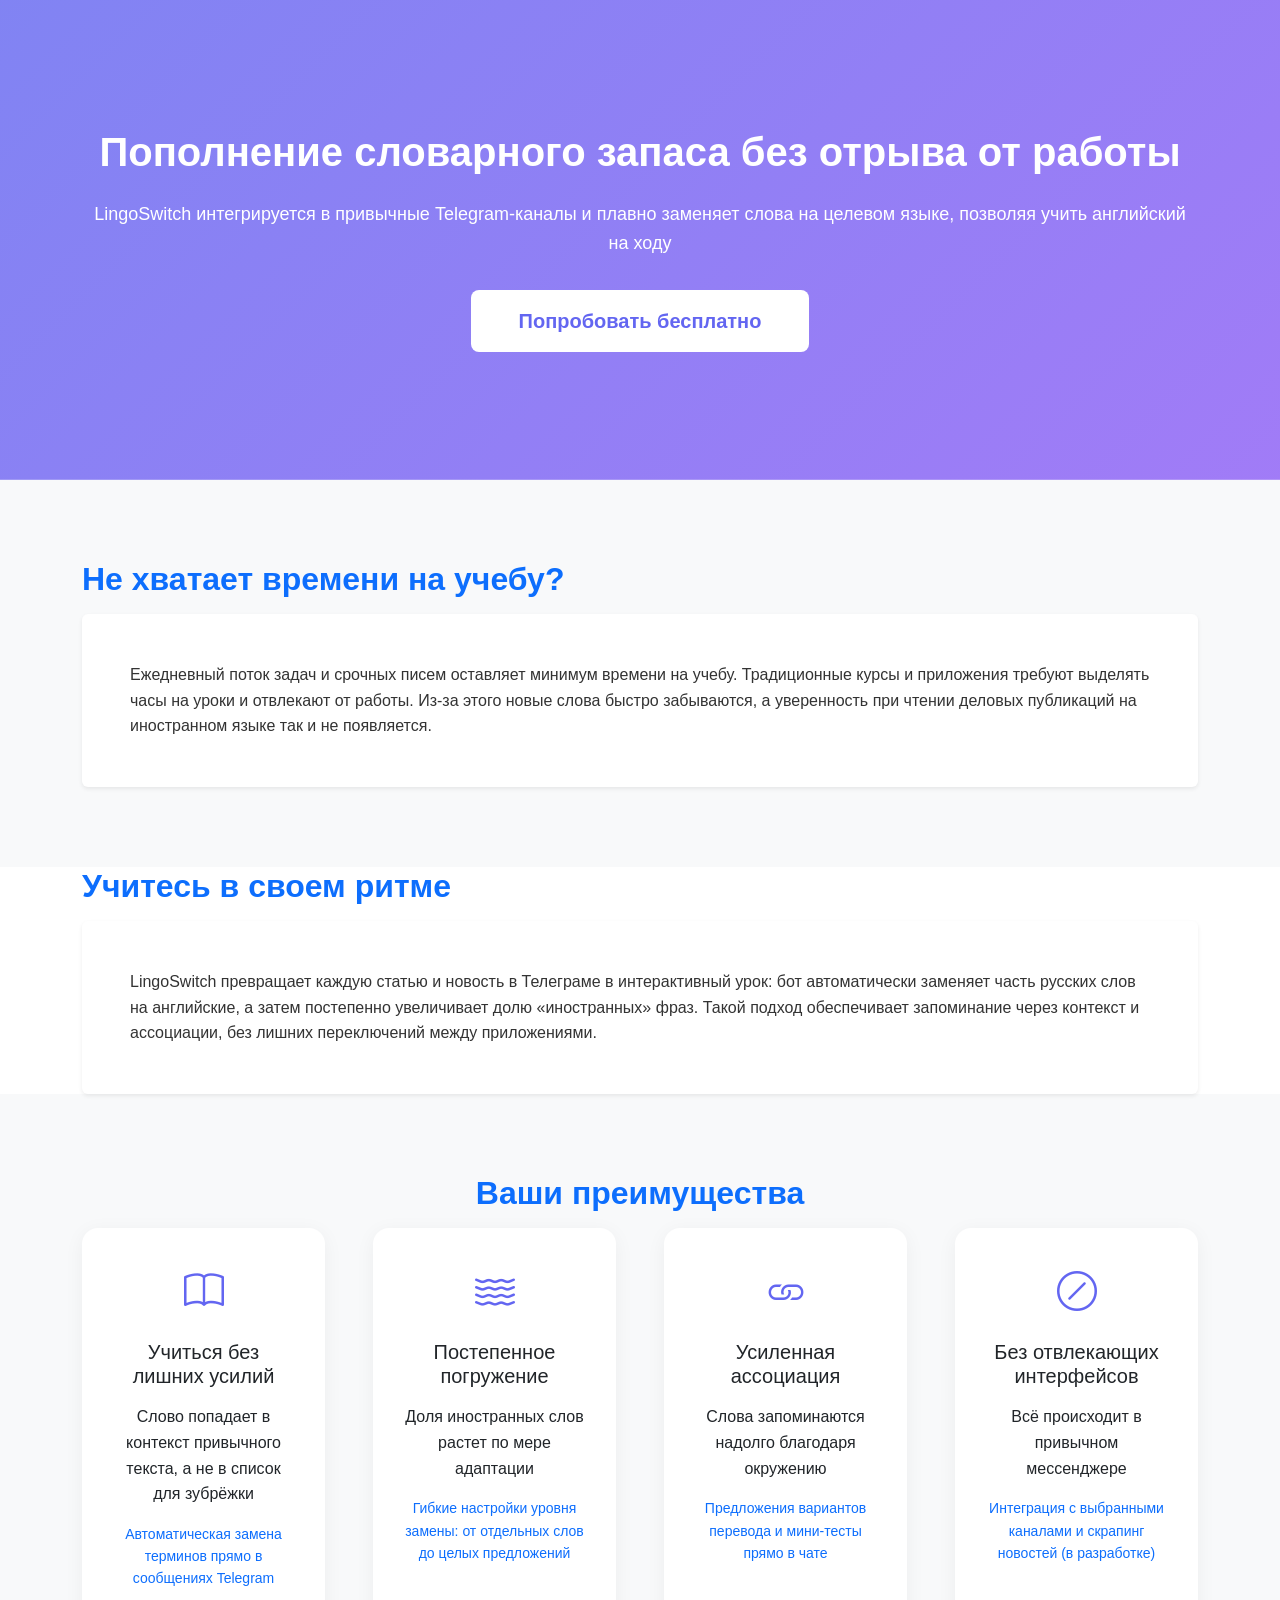
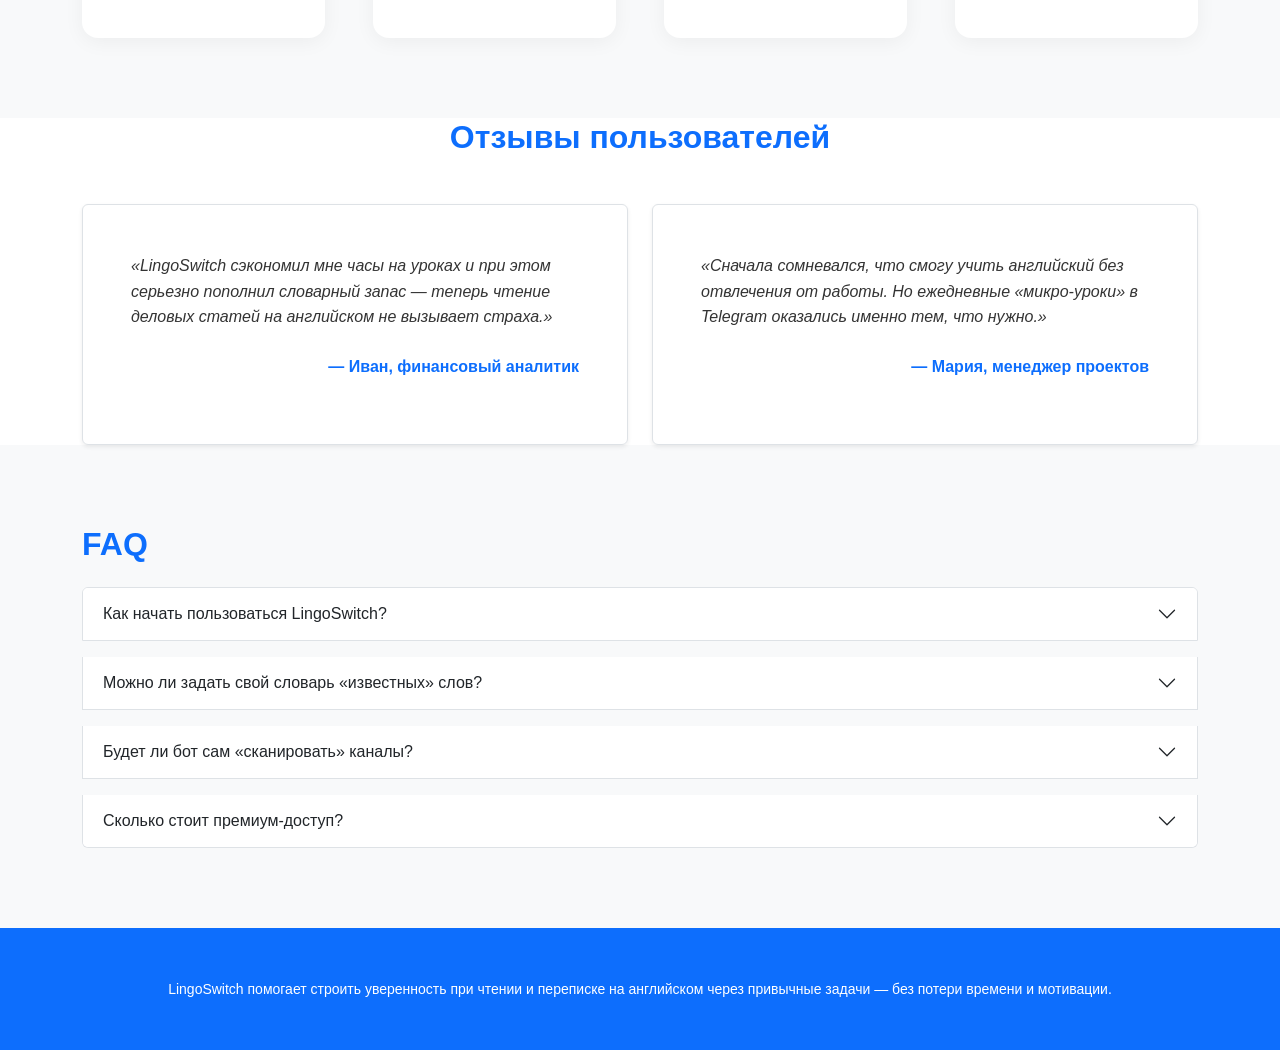
<file: index.html>
<!DOCTYPE html>
<html lang="ru">
<head>
  <meta charset="UTF-8">
  <meta name="viewport" content="width=device-width, initial-scale=1">
  <title>LingoSwitch — Учите английский в Telegram</title>
  <!-- Bootstrap CSS -->
  <link href="https://cdn.jsdelivr.net/npm/bootstrap@5.3.0/dist/css/bootstrap.min.css" rel="stylesheet">
  <!-- Bootstrap Icons -->
  <link href="https://cdn.jsdelivr.net/npm/bootstrap-icons@1.10.5/font/bootstrap-icons.css" rel="stylesheet">
  <link href="styles.css" rel="stylesheet">
</head>
<body class="bg-light">
  <!-- Hero -->
  <section class="hero">
    <div class="container">
      <h1>Пополнение словарного запаса без отрыва от работы</h1>
      <p class="lead">LingoSwitch интегрируется в привычные Telegram-каналы и плавно заменяет слова на целевом языке, позволяя учить английский на ходу</p>
      <div class="d-grid gap-2 justify-content-sm-center">
        <a href="#" class="btn btn-primary btn-lg px-5 py-3">Попробовать бесплатно</a>
      </div>
    </div>
  </section>

  <!-- Не хватает времени? -->
  <section class="py-6">
    <div class="container">
      <h2 class="text-primary fw-bold">Не хватает времени на учебу?</h2>
      <p class="bg-white p-5 rounded shadow-sm">Ежедневный поток задач и срочных писем оставляет минимум времени на учебу. Традиционные курсы и приложения требуют выделять часы на уроки и отвлекают от работы. Из-за этого новые слова быстро забываются, а уверенность при чтении деловых публикаций на иностранном языке так и не появляется.</p>
    </div>
  </section>

  <!-- Учитесь в своем ритме -->
  <section class="py-6 bg-white">
    <div class="container">
      <h2 class="text-primary fw-bold">Учитесь в своем ритме</h2>
      <p class="p-5 rounded shadow-sm">LingoSwitch превращает каждую статью и новость в Телеграме в интерактивный урок: бот автоматически заменяет часть русских слов на английские, а затем постепенно увеличивает долю «иностранных» фраз. Такой подход обеспечивает запоминание через контекст и ассоциации, без лишних переключений между приложениями.</p>
    </div>
  </section>

  <!-- Ваши преимущества -->
  <section class="py-6">
    <div class="container text-center">
      <h2 class="text-primary fw-bold">Ваши преимущества</h2>
      <div class="row row-cols-1 row-cols-md-2 row-cols-lg-4 g-5">
        <div class="col">
          <div class="card card-feature h-100">
            <i class="bi bi-book feature-icon"></i>
            <h5>Учиться без лишних усилий</h5>
            <p>Слово попадает в контекст привычного текста, а не в список для зубрёжки</p>
            <small class="text-primary">Автоматическая замена терминов прямо в сообщениях Telegram</small>
          </div>
        </div>
        <div class="col">
          <div class="card card-feature h-100">
            <i class="bi bi-water feature-icon"></i>
            <h5>Постепенное погружение</h5>
            <p>Доля иностранных слов растет по мере адаптации</p>
            <small class="text-primary">Гибкие настройки уровня замены: от отдельных слов до целых предложений</small>
          </div>
        </div>
        <div class="col">
          <div class="card card-feature h-100">
            <i class="bi bi-link feature-icon"></i>
            <h5>Усиленная ассоциация</h5>
            <p>Слова запоминаются надолго благодаря окружению</p>
            <small class="text-primary">Предложения вариантов перевода и мини-тесты прямо в чате</small>
          </div>
        </div>
        <div class="col">
          <div class="card card-feature h-100">
            <i class="bi bi-slash-circle feature-icon"></i>
            <h5>Без отвлекающих интерфейсов</h5>
            <p>Всё происходит в привычном мессенджере</p>
            <small class="text-primary">Интеграция с выбранными каналами и скрапинг новостей (в разработке)</small>
          </div>
        </div>
      </div>
    </div>
  </section>

  <!-- Отзывы -->
  <section class="py-6 bg-white">
    <div class="container">
      <h2 class="text-primary fw-bold text-center">Отзывы пользователей</h2>
      <div class="row g-4 mt-4">
        <div class="col-md-6">
          <div class="p-5 border rounded shadow-sm h-100">
            <p class="fst-italic mb-4">«LingoSwitch сэкономил мне часы на уроках и при этом серьезно пополнил словарный запас — теперь чтение деловых статей на английском не вызывает страха.»</p>
            <p class="text-end fw-semibold text-primary">— Иван, финансовый аналитик</p>
          </div>
        </div>
        <div class="col-md-6">
          <div class="p-5 border rounded shadow-sm h-100">
            <p class="fst-italic mb-4">«Сначала сомневался, что смогу учить английский без отвлечения от работы. Но ежедневные «микро-уроки» в Telegram оказались именно тем, что нужно.»</p>
            <p class="text-end fw-semibold text-primary">— Мария, менеджер проектов</p>
          </div>
        </div>
      </div>
    </div>
  </section>

  <!-- FAQ -->
  <section class="py-6">
    <div class="container">
      <h2 class="text-primary fw-bold">FAQ</h2>
      <div class="accordion mt-4" id="faqAccordion">
        <div class="accordion-item mb-3">
          <h2 class="accordion-header" id="headingOne">
            <button class="accordion-button collapsed" type="button" data-bs-toggle="collapse" data-bs-target="#collapseOne">
              Как начать пользоваться LingoSwitch?
            </button>
          </h2>
          <div id="collapseOne" class="accordion-collapse collapse" data-bs-parent="#faqAccordion">
            <div class="accordion-body">
              Просто отправить боту ссылку или пересланное сообщение из любого канала — он сразу подхватит текст и выполнит замену слов.
            </div>
          </div>
        </div>
        <div class="accordion-item mb-3">
          <h2 class="accordion-header" id="headingTwo">
            <button class="accordion-button collapsed" type="button" data-bs-toggle="collapse" data-bs-target="#collapseTwo">
              Можно ли задать свой словарь «известных» слов?
            </button>
          </h2>
          <div id="collapseTwo" class="accordion-collapse collapse" data-bs-parent="#faqAccordion">
            <div class="accordion-body">
              Да, в настройках бота можно отметить слова как «известные», и они больше не будут заменяться.
            </div>
          </div>
        </div>
        <div class="accordion-item mb-3">
          <h2 class="accordion-header" id="headingThree">
            <button class="accordion-button collapsed" type="button" data-bs-toggle="collapse" data-bs-target="#collapseThree">
              Будет ли бот сам «сканировать» каналы?
            </button>
          </h2>
          <div id="collapseThree" class="accordion-collapse collapse" data-bs-parent="#faqAccordion">
            <div class="accordion-body">
              Да, в ближайшем обновлении появится функция автоматического скрапинга выбранных каналов.
            </div>
          </div>
        </div>
        <div class="accordion-item mb-3">
          <h2 class="accordion-header" id="headingFour">
            <button class="accordion-button collapsed" type="button" data-bs-toggle="collapse" data-bs-target="#collapseFour">
              Сколько стоит премиум-доступ?
            </button>
          </h2>
          <div id="collapseFour" class="accordion-collapse collapse" data-bs-parent="#faqAccordion">
            <div class="accordion-body">
              Базовый функционал бесплатен. Подписка на расширенные настройки от 4 $ в месяц.
            </div>
          </div>
        </div>
      </div>
    </div>
  </section>

  <!-- Footer -->
  <footer class="py-5 bg-primary text-white text-center">
    <div class="container">
      <small>LingoSwitch помогает строить уверенность при чтении и переписке на английском через привычные задачи — без потери времени и мотивации.</small>
    </div>
  </footer>

  <!-- Bootstrap JS -->
  <script src="https://cdn.jsdelivr.net/npm/bootstrap@5.3.0/dist/js/bootstrap.bundle.min.js"></script>
  <script src="main.js"></script>
</body>
</html>
</file>
<file: styles.css>
body {
  font-family: 'Inter', sans-serif;
  font-size: 1rem;
  line-height: 1.6;
  color: #333;
}

h1, h2, h5 {
  line-height: 1.2;
  margin-bottom: 1rem;
}

.hero {
  /* Градиент-оверлей поверх фонового изображения */
  background: linear-gradient(135deg, rgba(99,102,241,0.8), rgba(139,92,246,0.8)), url('https://images.unsplash.com/photo-1584697964154-556c70f730c9?auto=format&fit=crop&w=1600&q=80');
  background-size: cover;
  background-position: center;
  color: #fff;
  padding: 8rem 1rem;
  text-align: center;
  position: relative;
  overflow: hidden;
}

.hero h1 {
  font-size: 2.5rem;
  font-weight: 700;
  margin-bottom: 1.5rem;
}

.hero p {
  font-size: 1.125rem;
  margin-bottom: 2rem;
}

.hero .btn-primary {
  background-color: #fff;
  color: #6366F1;
  font-weight: 600;
  border: none;
}

section {
  margin-bottom: 5rem;
}

.feature-icon {
  font-size: 2.5rem;
  color: #6366F1;
  margin-bottom: 1rem;
}

.card-feature {
  border: none;
  border-radius: 1rem;
  box-shadow: 0 4px 20px rgba(0,0,0,0.05);
  transition: transform 0.3s;
  padding: 2rem;
}

.card-feature p,
.card-feature small {
  margin-bottom: 1rem;
}

.card-feature:hover {
  transform: translateY(-10px);
}
</file>
